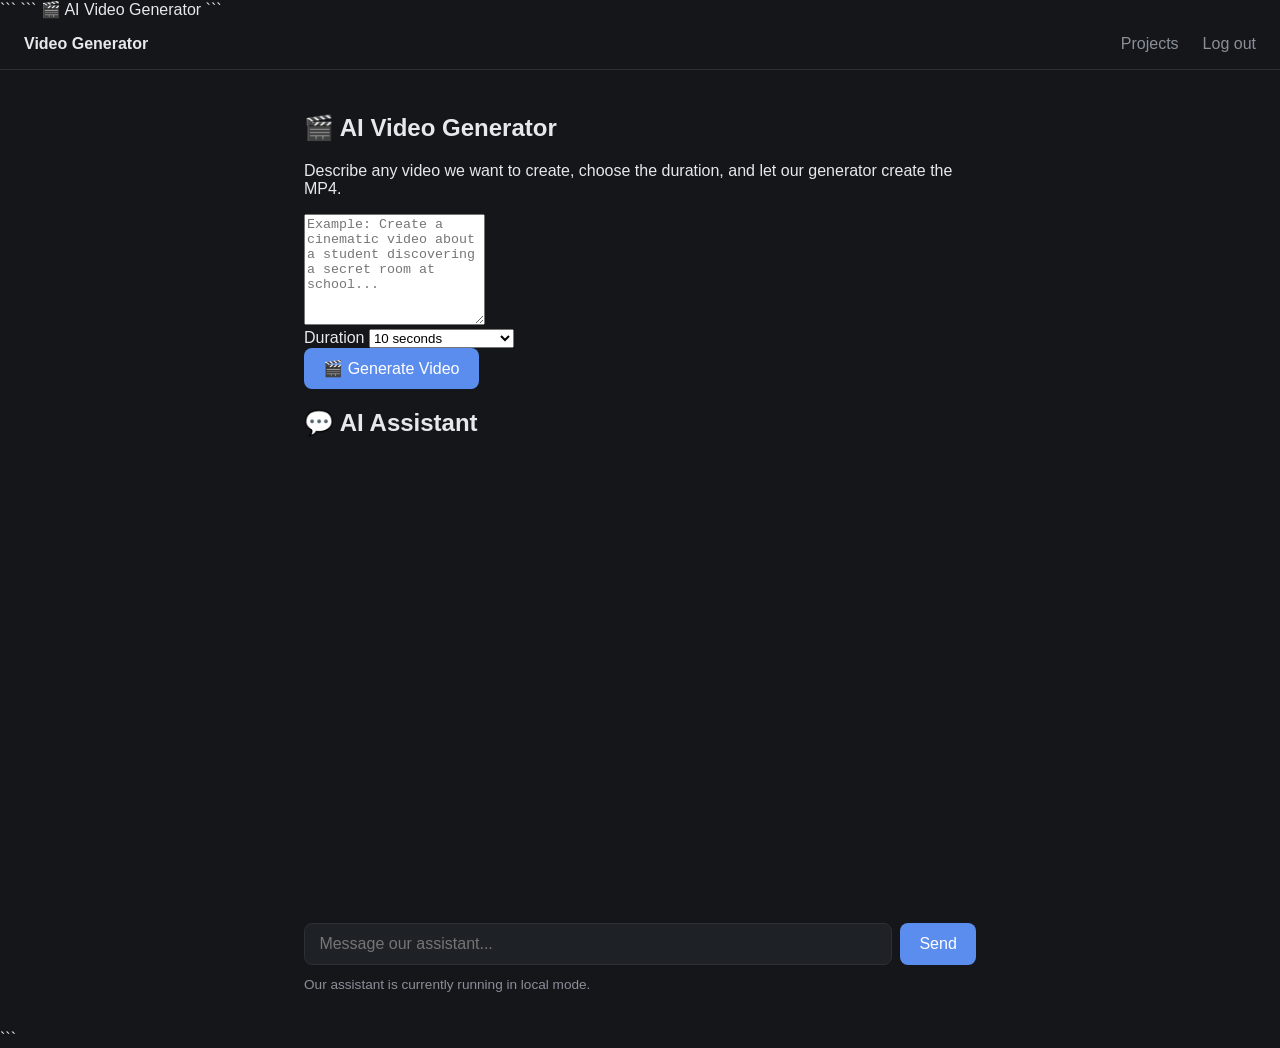
<file: index.html>
<!DOCTYPE html>

<html lang="en">

<head>
    
    <meta charset="UTF-8">

```
<meta name="viewport" content="width=device-width, initial-scale=1.0">

<title>VIDEO GENERATOR TEST 123</title>

<link
    rel="icon"
    href="/favicon.svg"
    type="image/svg+xml"
>

<link
    rel="stylesheet"
    href="style.css"
>
```
    <meta name="google-site-verification" content="-cRe1Q99kxKoLJD3jEWRQ-aaBh8WJsXa7-_9wuRBiGE" />

</head>

<body>
    🎬 AI Video Generator

```
<!-- =========================
     NAVIGATION
========================== -->

<nav>

    <span
        class="brand"
        id="brand"
    >
        Video Generator
    </span>

    <a href="projects.html">
        Projects
    </a>

    <a
        href="#"
        id="logout-link"
    >
        Log out
    </a>

</nav>


<!-- =========================
     MAIN
========================== -->

<main>


    <!-- =========================
         AI VIDEO GENERATOR
    ========================== -->

    <section class="video-generator">

        <h1>
            🎬 AI Video Generator
        </h1>

        <p>
            Describe any video we want to create,
            choose the duration, and let our generator
            create the MP4.
        </p>


        <textarea
            id="video-description"
            rows="7"
            placeholder="Example: Create a cinematic video about a student discovering a secret room at school..."
        ></textarea>


        <div class="video-options">

            <label for="video-duration">
                Duration
            </label>

            <select
                id="video-duration"
            >

                <option value="10">
                    10 seconds
                </option>

                <option value="15">
                    15 seconds
                </option>

                <option value="30">
                    30 seconds
                </option>

                <option value="45">
                    45 seconds
                </option>

                <option value="60">
                    1 minute
                </option>

                <option value="90">
                    1 minute 30 seconds
                </option>

                <option value="120">
                    2 minutes
                </option>

            </select>

        </div>


        <button
            id="generate-video-button"
            type="button"
        >
            🎬 Generate Video
        </button>


        <div
            id="video-status"
            style="margin-top: 15px;"
        ></div>


        <!-- VIDEO RESULT -->

        <div
            id="video-result"
            style="display: none; margin-top: 25px;"
        >

            <h2>
                🎉 Our video is ready!
            </h2>


            <video
                id="generated-video"
                controls
                playsinline
                width="100%"
            ></video>


            <br><br>


            <a
                id="download-video"
                class="download-button"
                href="#"
            >
                ⬇️ Download MP4
            </a>

        </div>

    </section>



    <!-- =========================
         LOCAL AI ASSISTANT
    ========================== -->

    <section class="chat-section">

        <h2>
            💬 AI Assistant
        </h2>


        <div
            id="chat-log"
        ></div>


        <form
            id="chat-form"
        >

            <input
                type="text"
                id="chat-input"
                placeholder="Message our assistant..."
                autocomplete="off"
            >


            <button
                type="submit"
            >
                Send
            </button>

        </form>


        <p class="hint">
            Our assistant is currently running in local mode.
        </p>

    </section>


</main>



<!-- =========================
     JAVASCRIPT
========================== -->

<script src="config.js"></script>
<script src="api.js"></script>


<script>

    /*
     * ==========================================
     * VIDEO GENERATOR
     * ==========================================
     */


    const descriptionInput =
        document.getElementById(
            "video-description"
        );


    const durationInput =
        document.getElementById(
            "video-duration"
        );


    const generateButton =
        document.getElementById(
            "generate-video-button"
        );


    const videoStatus =
        document.getElementById(
            "video-status"
        );


    const videoResult =
        document.getElementById(
            "video-result"
        );


    const generatedVideo =
        document.getElementById(
            "generated-video"
        );


    const downloadVideo =
        document.getElementById(
            "download-video"
        );



    generateButton.addEventListener(
        "click",
        async function () {

            const description =
                descriptionInput.value.trim();


            const duration =
                Number(
                    durationInput.value
                );


            if (!description) {

                videoStatus.textContent =
                    "⚠️ Please describe the video we want to create.";

                descriptionInput.focus();

                return;
            }


            generateButton.disabled = true;


            videoResult.style.display =
                "none";


            generatedVideo.removeAttribute(
                "src"
            );


            videoStatus.textContent =
                "⏳ Creating our video... This can take a while.";


            try {

                const response =
                    await fetch(
                        `${API_BASE_URL}/api/generate-video`,
                        {
                            method: "POST",

                            headers: {
                                "Content-Type":
                                    "application/json"
                            },

                            body:
                                JSON.stringify({
                                    description:
                                        description,

                                    duration:
                                        duration
                                })
                        }
                    );


                let data;


                try {

                    data =
                        await response.json();

                } catch (jsonError) {

                    throw new Error(
                        "The backend returned an invalid response."
                    );

                }


                if (!response.ok) {

                    throw new Error(
                        data.error ||
                        "Video generation failed."
                    );

                }


                if (
                    !data.download_url
                ) {

                    throw new Error(
                        "The backend did not return a video URL."
                    );

                }


                const videoUrl =
                    `${API_BASE_URL}${data.download_url}`;


                generatedVideo.src =
                    videoUrl;


                downloadVideo.href =
                    videoUrl;


                downloadVideo.download =
                    data.filename ||
                    "video.mp4";


                videoResult.style.display =
                    "block";


                videoStatus.textContent =
                    "✅ Our video is ready!";


            } catch (error) {

                console.error(
                    "Video generation error:",
                    error
                );


                videoStatus.textContent =
                    "❌ Error: " +
                    error.message;


            } finally {

                generateButton.disabled =
                    false;

            }

        }
    );



    /*
     * ==========================================
     * LOCAL CHAT ASSISTANT
     * ==========================================
     */


    const log =
        document.getElementById(
            "chat-log"
        );


    const form =
        document.getElementById(
            "chat-form"
        );


    const input =
        document.getElementById(
            "chat-input"
        );


    let assistantName =
        "Video Generator";



    function addMessage(
        role,
        name,
        text
    ) {

        const div =
            document.createElement(
                "div"
            );


        div.className =
            "msg " + role;


        const strong =
            document.createElement(
                "strong"
            );


        strong.textContent =
            name + ": ";


        const span =
            document.createElement(
                "span"
            );


        span.textContent =
            text;


        div.appendChild(
            strong
        );


        div.appendChild(
            span
        );


        log.appendChild(
            div
        );


        log.scrollTop =
            log.scrollHeight;

    }



    /*
     * LOGOUT
     */

    const logoutLink =
        document.getElementById(
            "logout-link"
        );


    if (
        logoutLink &&
        typeof api.logout === "function"
    ) {

        logoutLink.addEventListener(
            "click",
            function (event) {

                event.preventDefault();

                api.logout();

            }
        );

    }



    /*
     * CHAT
     */

    form.addEventListener(
        "submit",
        async function (event) {

            event.preventDefault();


            const text =
                input.value.trim();


            if (!text) {
                return;
            }


            addMessage(
                "user",
                "You",
                text
            );


            input.value = "";


            try {

                const data =
                    await api.sendMessage(
                        text
                    );


                addMessage(
                    "assistant",
                    assistantName,
                    data.reply
                );


            } catch (error) {

                addMessage(
                    "assistant",
                    assistantName,
                    "Error: " +
                    error.message
                );

            }

        }
    );



    /*
     * ==========================================
     * STARTUP
     * ==========================================
     */

    (async function () {

        try {

            const session =
                await api.session();


            /*
             * If authentication is enabled,
             * check the token used by api.js.
             */

            if (
                session.auth_required &&
                !localStorage.getItem(
                    "video_generator_token"
                )
            ) {

                window.location.href =
                    "login.html";

                return;

            }


            /*
             * Load previous chat history.
             */

            try {

                const history =
                    await api.history();


                for (
                    const message of history
                ) {

                    addMessage(
                        message.role,
                        message.role === "user"
                            ? "You"
                            : assistantName,
                        message.content
                    );

                }

            } catch (historyError) {

                console.log(
                    "Chat history could not be loaded."
                );

            }

        } catch (error) {

            console.log(
                "Session check failed."
            );

        }

    })();

</script>
```

</body>

</html>
</file>
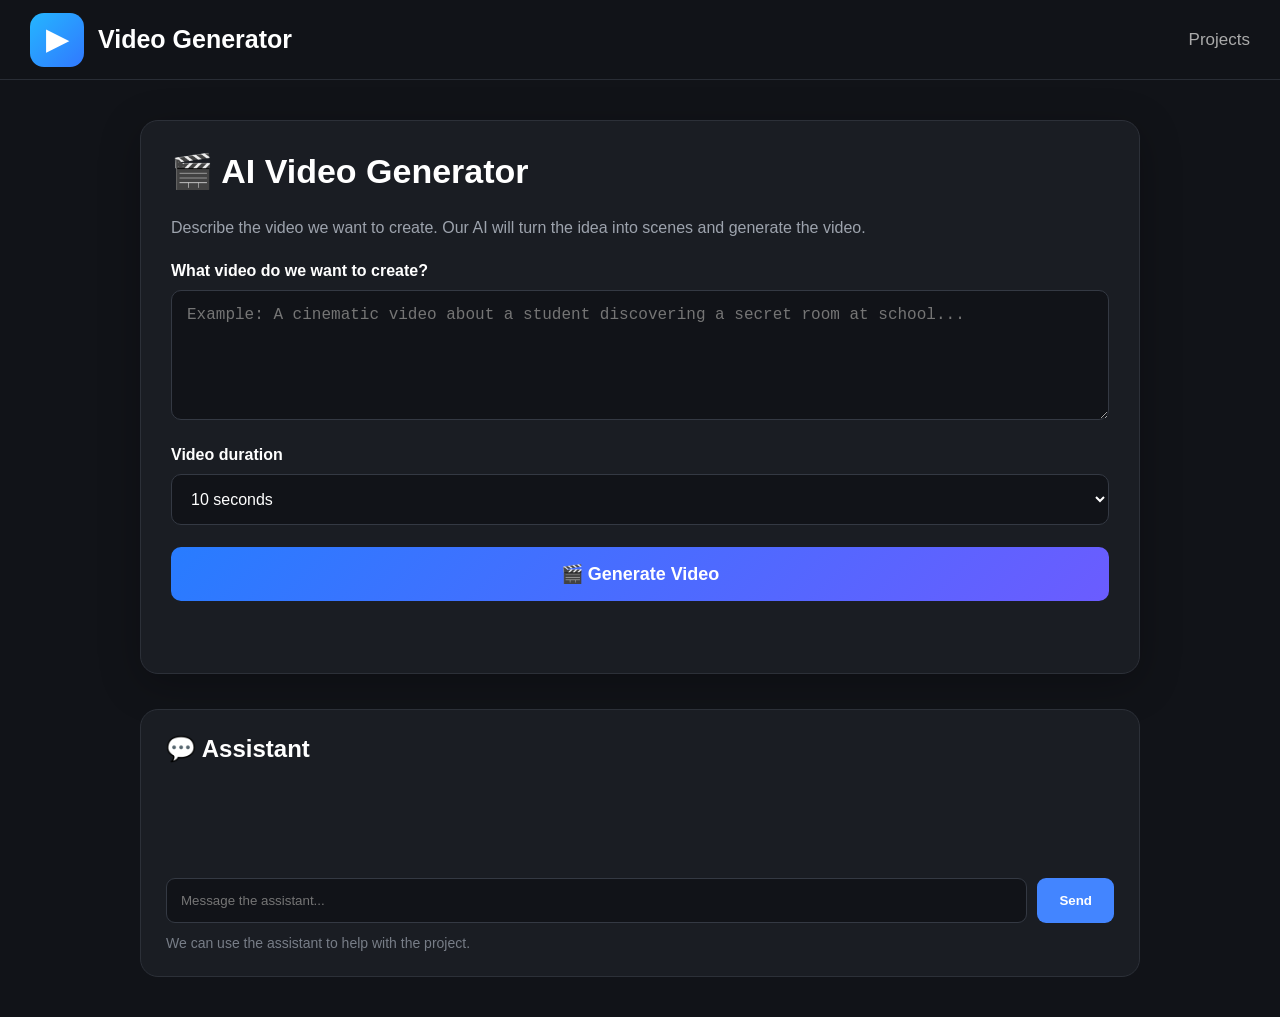
<file: frontend/index.html>
<!DOCTYPE html>
<html lang="en">
<head>
  <meta charset="UTF-8">
  <meta name="viewport" content="width=device-width, initial-scale=1.0">

  <title>AI Video Generator</title>

  <link rel="icon" href="favicon.svg">

  <style>
    * {
      box-sizing: border-box;
    }

    body {
      margin: 0;
      font-family: Arial, sans-serif;
      background: #111318;
      color: white;
    }

    header {
      height: 80px;
      display: flex;
      align-items: center;
      justify-content: space-between;
      padding: 0 30px;
      border-bottom: 1px solid #292d35;
    }

    .logo {
      display: flex;
      align-items: center;
      gap: 14px;
      font-size: 25px;
      font-weight: bold;
    }

    .logo-icon {
      width: 54px;
      height: 54px;
      border-radius: 14px;
      background: linear-gradient(135deg, #24b6ff, #3178ff);
      display: flex;
      align-items: center;
      justify-content: center;
      font-size: 28px;
    }

    header a {
      color: #aaa;
      text-decoration: none;
      font-size: 17px;
    }

    main {
      width: min(1000px, 92%);
      margin: 40px auto;
    }

    .video-generator {
      background: #1a1d23;
      border: 1px solid #2c3038;
      border-radius: 18px;
      padding: 30px;
      box-shadow: 0 10px 40px rgba(0,0,0,.25);
    }

    h1 {
      margin-top: 0;
      font-size: 34px;
    }

    .subtitle {
      color: #9da3ad;
      margin-bottom: 25px;
    }

    label {
      display: block;
      margin-bottom: 10px;
      font-weight: bold;
    }

    textarea,
    select {
      width: 100%;
      background: #111318;
      color: white;
      border: 1px solid #343943;
      border-radius: 10px;
      padding: 15px;
      font-size: 16px;
      outline: none;
    }

    textarea {
      min-height: 130px;
      resize: vertical;
    }

    textarea:focus,
    select:focus {
      border-color: #4c8dff;
    }

    .field {
      margin-bottom: 22px;
    }

    .generate-button {
      width: 100%;
      border: none;
      border-radius: 10px;
      padding: 16px;
      font-size: 18px;
      font-weight: bold;
      color: white;
      background: linear-gradient(135deg, #287cff, #6b5cff);
      cursor: pointer;
    }

    .generate-button:hover {
      opacity: .9;
    }

    .generate-button:disabled {
      opacity: .5;
      cursor: not-allowed;
    }

    #video-status {
      margin-top: 18px;
      color: #aaa;
      min-height: 24px;
    }

    #video-result {
      display: none;
      margin-top: 30px;
    }

    #generated-video {
      width: 100%;
      border-radius: 12px;
      background: black;
    }

    .download-button {
      display: inline-block;
      margin-top: 15px;
      padding: 13px 20px;
      background: #242932;
      color: white;
      text-decoration: none;
      border-radius: 9px;
    }

    .chat {
      margin-top: 35px;
      background: #1a1d23;
      border: 1px solid #2c3038;
      border-radius: 18px;
      padding: 25px;
    }

    .chat h2 {
      margin-top: 0;
    }

    #chat-history {
      min-height: 80px;
      margin-bottom: 15px;
      color: #c8ccd3;
      white-space: pre-wrap;
    }

    .chat-row {
      display: flex;
      gap: 10px;
    }

    #chat-input {
      flex: 1;
      background: #111318;
      color: white;
      border: 1px solid #343943;
      border-radius: 9px;
      padding: 14px;
    }

    #send-button {
      border: none;
      border-radius: 9px;
      padding: 0 22px;
      background: #4385ff;
      color: white;
      font-weight: bold;
      cursor: pointer;
    }

    .hint {
      color: #777d87;
      margin-top: 12px;
      font-size: 14px;
    }

    @media (max-width: 600px) {
      header {
        padding: 0 15px;
      }

      main {
        width: 94%;
        margin-top: 20px;
      }

      .video-generator,
      .chat {
        padding: 20px;
      }

      .chat-row {
        flex-direction: column;
      }

      #send-button {
        padding: 14px;
      }
    }
  </style>
</head>

<body>

<header>
  <div class="logo">
    <div class="logo-icon">▶</div>
    <span>Video Generator</span>
  </div>

  <a href="#">Projects</a>
</header>

<main>

  <section class="video-generator">

    <h1>🎬 AI Video Generator</h1>

    <p class="subtitle">
      Describe the video we want to create. Our AI will turn the idea into scenes and generate the video.
    </p>

    <div class="field">
      <label for="video-description">
        What video do we want to create?
      </label>

      <textarea
        id="video-description"
        placeholder="Example: A cinematic video about a student discovering a secret room at school..."
      ></textarea>
    </div>

    <div class="field">
      <label for="video-duration">
        Video duration
      </label>

      <select id="video-duration">
        <option value="10">10 seconds</option>
        <option value="15">15 seconds</option>
        <option value="30">30 seconds</option>
        <option value="45">45 seconds</option>
        <option value="60">1 minute</option>
        <option value="90">1 minute 30 seconds</option>
        <option value="120">2 minutes</option>
      </select>
    </div>

    <button
      id="generate-video-button"
      class="generate-button"
    >
      🎬 Generate Video
    </button>

    <div id="video-status"></div>

    <div id="video-result">

      <h2>Your video</h2>

      <video
        id="generated-video"
        controls
      ></video>

      <br>

      <a
        id="download-video"
        class="download-button"
        href="#"
        target="_blank"
      >
        ⬇ Download Video
      </a>

    </div>

  </section>


  <section class="chat">

    <h2>💬 Assistant</h2>

    <div id="chat-history"></div>

    <div class="chat-row">

      <input
        id="chat-input"
        type="text"
        placeholder="Message the assistant..."
      >

      <button id="send-button">
        Send
      </button>

    </div>

    <div class="hint">
      We can use the assistant to help with the project.
    </div>

  </section>

</main>


<script src="config.js"></script>
<script src="api.js"></script>

<script>

  const generateButton =
    document.getElementById("generate-video-button");

  const descriptionInput =
    document.getElementById("video-description");

  const durationInput =
    document.getElementById("video-duration");

  const statusBox =
    document.getElementById("video-status");

  const resultBox =
    document.getElementById("video-result");

  const generatedVideo =
    document.getElementById("generated-video");

  const downloadVideo =
    document.getElementById("download-video");


  generateButton.addEventListener("click", async () => {

    const description =
      descriptionInput.value.trim();

    const duration =
      Number(durationInput.value);

    if (!description) {
      statusBox.textContent =
        "Please describe the video first.";
      return;
    }

    generateButton.disabled = true;

    resultBox.style.display = "none";

    statusBox.textContent =
      "🎬 Creating the video... This may take a while.";

    try {

      const response = await fetch(
        `${API_BASE_URL}/api/generate-video`,
        {
          method: "POST",

          headers: {
            "Content-Type": "application/json"
          },

          body: JSON.stringify({
            description,
            duration
          })
        }
      );

      const data = await response.json();

      if (!response.ok || !data.success) {
        throw new Error(
          data.error || "Video generation failed."
        );
      }

      const videoUrl =
        `${API_BASE_URL}${data.download_url}`;

      generatedVideo.src = videoUrl;

      downloadVideo.href = videoUrl;

      resultBox.style.display = "block";

      statusBox.textContent =
        "✅ Video created successfully!";

    } catch (error) {

      console.error(error);

      statusBox.textContent =
        "❌ " + error.message;

    } finally {

      generateButton.disabled = false;

    }

  });


  const chatInput =
    document.getElementById("chat-input");

  const sendButton =
    document.getElementById("send-button");

  const chatHistory =
    document.getElementById("chat-history");


  async function sendChat() {

    const message =
      chatInput.value.trim();

    if (!message) return;

    chatHistory.textContent +=
      `You: ${message}\n`;

    chatInput.value = "";

    try {

      const result =
        await api.sendMessage(message);

      chatHistory.textContent +=
        `Assistant: ${result.reply}\n\n`;

    } catch (error) {

      chatHistory.textContent +=
        `Error: ${error.message}\n\n`;

    }

  }


  sendButton.addEventListener(
    "click",
    sendChat
  );


  chatInput.addEventListener(
    "keydown",
    (event) => {

      if (event.key === "Enter") {
        sendChat();
      }

    }
  );

</script>

</body>
</html>
</file>
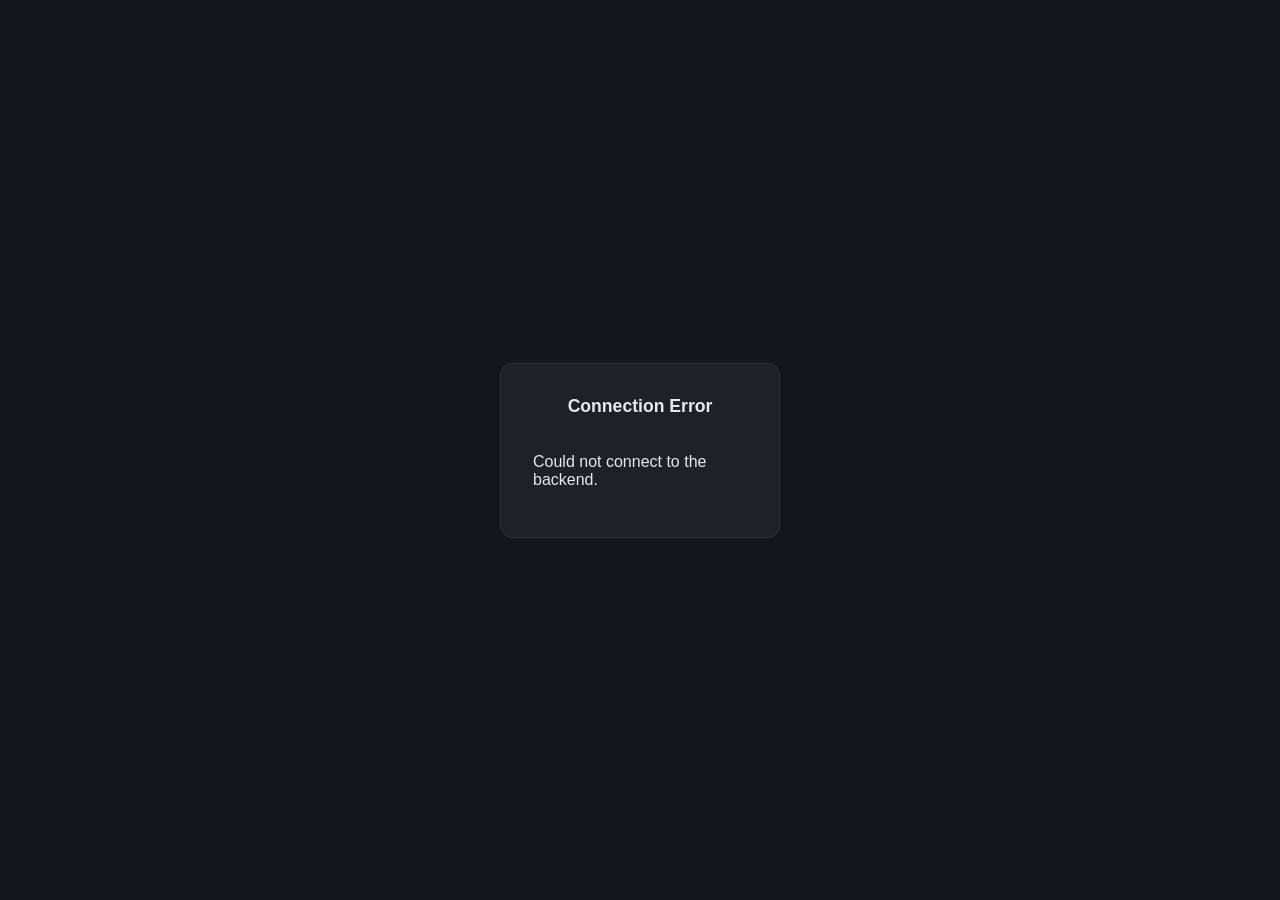
<file: login.html>
<!DOCTYPE html>
<html>
<head>
    <meta charset="utf-8">
    <title>Video Generator</title>
    <link rel="stylesheet" href="style.css">
</head>

<body class="center-page">

    <div class="login-box">
        <h1>🎬 Video Generator</h1>
        <p>Connecting to your software...</p>
    </div>

    <script>
        const API_BASE_URL =
            "https://video-generator-seqn.onrender.com";

        fetch(`${API_BASE_URL}/api/session`)
            .then(response => response.json())
            .then(data => {

                if (data.auth_required === false) {
                    window.location.href = "index.html";
                } else {
                    window.location.href = "login.html";
                }

            })
            .catch(error => {

                document.querySelector(".login-box").innerHTML = `
                    <h1>Connection Error</h1>
                    <p>Could not connect to the backend.</p>
                `;

                console.error(error);
            });
    </script>

</body>
</html>
</file>
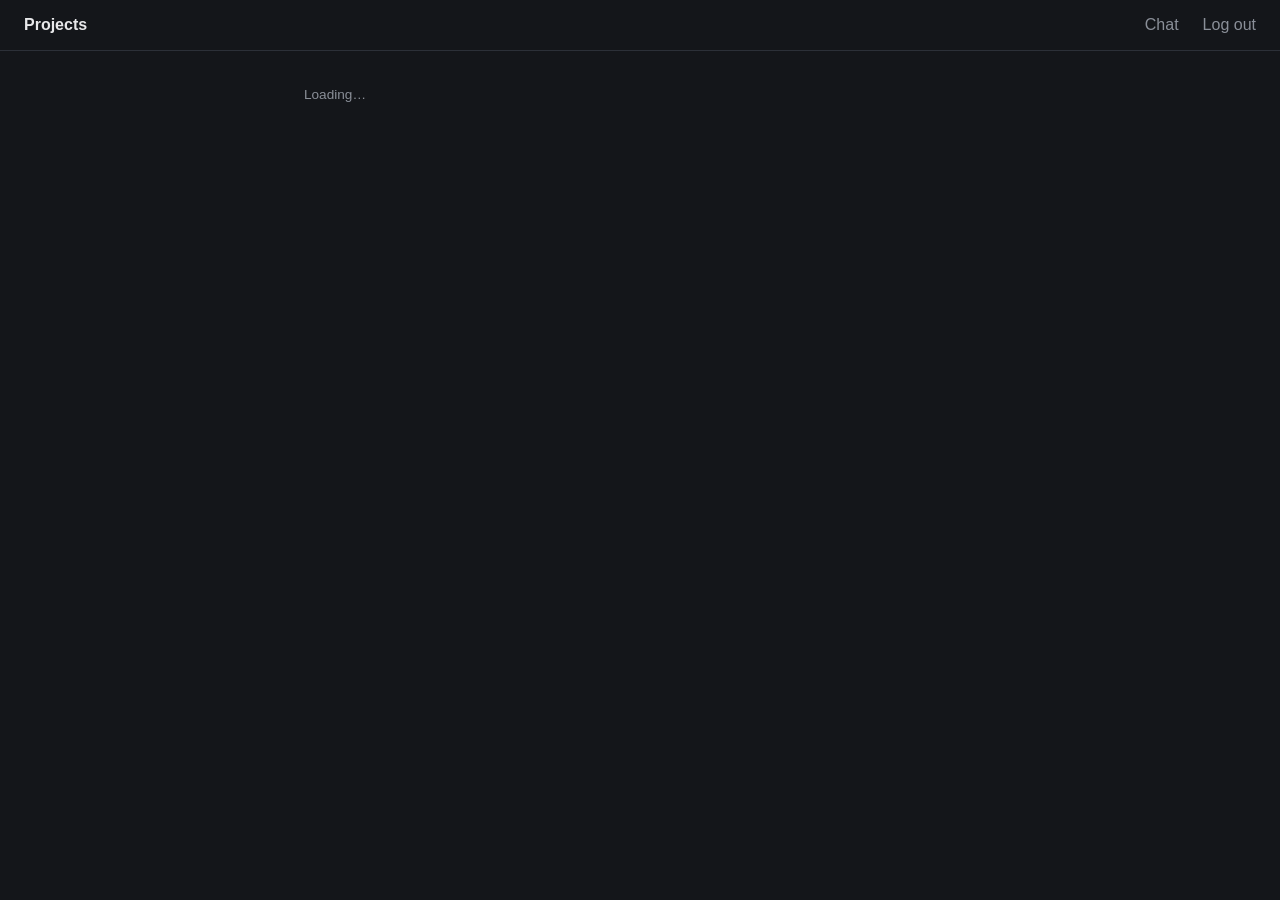
<file: projects.html>
<!DOCTYPE html>
<html>
<head>
    <meta charset="utf-8">
    <title>Projects</title>
    <link rel="stylesheet" href="style.css">
</head>
<body>
    <nav>
        <span class="brand">Projects</span>
        <a href="index.html">Chat</a>
        <a id="logout-link">Log out</a>
    </nav>

    <main id="project-list">
        <p class="hint">Loading…</p>
    </main>

    <script src="config.js"></script>
    <script src="api.js"></script>
    <script>
        document.getElementById('logout-link').addEventListener('click', () => api.logout());

        (async () => {
            const { auth_required } = await api.session();
            if (auth_required && !localStorage.getItem('personal_ai_token')) {
                window.location.href = 'login.html';
                return;
            }

            const container = document.getElementById('project-list');
            let projects;
            try {
                projects = await api.projects();
            } catch (err) {
                container.innerHTML = `<p class="hint">Couldn't load projects: ${err.message}</p>`;
                return;
            }

            if (projects.length === 0) {
                container.innerHTML = `<p class="hint">No projects yet. Build one from the chat with
                    <code>/trailer &lt;name&gt; | &lt;idea&gt;</code> or
                    <code>/musicvideo &lt;name&gt; | &lt;theme&gt;</code>.</p>`;
                return;
            }

            container.innerHTML = projects.map(p => `
                <div class="project-card">
                    <h3>${p.name}</h3>
                    ${p.outputs.length
                        ? '<ul>' + p.outputs.map(f =>
                            `<li><a href="${api.downloadUrl(p.name, f)}">${f}</a></li>`
                          ).join('') + '</ul>'
                        : '<p class="hint">No finished output yet.</p>'}
                </div>
            `).join('');
        })();
    </script>
</body>
</html>
</file>
<file: style.css>
:root {
    --bg: #14161a;
    --panel: #1e2126;
    --border: #2c3038;
    --text: #e8e8ea;
    --muted: #8a8f98;
    --accent: #5b8def;
    --user-bubble: #2a3f5f;
    --assistant-bubble: #24272e;
}

* { box-sizing: border-box; }

body {
    margin: 0;
    background: var(--bg);
    color: var(--text);
    font-family: -apple-system, BlinkMacSystemFont, "Segoe UI", sans-serif;
}

nav {
    display: flex;
    align-items: center;
    gap: 1.5rem;
    padding: 1rem 1.5rem;
    border-bottom: 1px solid var(--border);
}

nav .brand { font-weight: 600; margin-right: auto; }
nav a { color: var(--muted); text-decoration: none; cursor: pointer; }
nav a:hover { color: var(--text); }

main {
    max-width: 720px;
    margin: 0 auto;
    padding: 1.5rem;
}

#chat-log {
    display: flex;
    flex-direction: column;
    gap: 0.75rem;
    min-height: 50vh;
    max-height: 65vh;
    overflow-y: auto;
    margin-bottom: 1rem;
    padding-right: 0.25rem;
}

.msg {
    padding: 0.6rem 0.9rem;
    border-radius: 10px;
    max-width: 85%;
    line-height: 1.4;
    white-space: pre-wrap;
}

.msg.user {
    align-self: flex-end;
    background: var(--user-bubble);
}

.msg.assistant {
    align-self: flex-start;
    background: var(--assistant-bubble);
}

.msg strong { color: var(--muted); font-weight: 500; font-size: 0.85em; display: block; margin-bottom: 0.15rem; }

#chat-form {
    display: flex;
    gap: 0.5rem;
}

input[type="text"], input[type="password"] {
    flex: 1;
    background: var(--panel);
    border: 1px solid var(--border);
    color: var(--text);
    padding: 0.7rem 0.9rem;
    border-radius: 8px;
    font-size: 1rem;
}

button {
    background: var(--accent);
    color: white;
    border: none;
    padding: 0.7rem 1.2rem;
    border-radius: 8px;
    font-size: 1rem;
    cursor: pointer;
}

button:hover { opacity: 0.9; }

.hint { color: var(--muted); font-size: 0.85rem; margin-top: 0.75rem; }
.hint code { background: var(--panel); padding: 0.1rem 0.4rem; border-radius: 4px; }

.center-page {
    display: flex;
    align-items: center;
    justify-content: center;
    height: 100vh;
}

.login-box {
    background: var(--panel);
    border: 1px solid var(--border);
    padding: 2rem;
    border-radius: 12px;
    display: flex;
    flex-direction: column;
    gap: 0.75rem;
    width: 280px;
}

.login-box h1 { font-size: 1.1rem; margin: 0 0 0.5rem 0; text-align: center; }
.error { color: #e46262; font-size: 0.85rem; margin: 0; }

.project-card {
    background: var(--panel);
    border: 1px solid var(--border);
    border-radius: 10px;
    padding: 1rem 1.25rem;
    margin-bottom: 1rem;
}

.project-card h3 { margin: 0 0 0.5rem 0; }
.project-card a { color: var(--accent); }
.project-card ul { margin: 0; padding-left: 1.2rem; }
</file>
